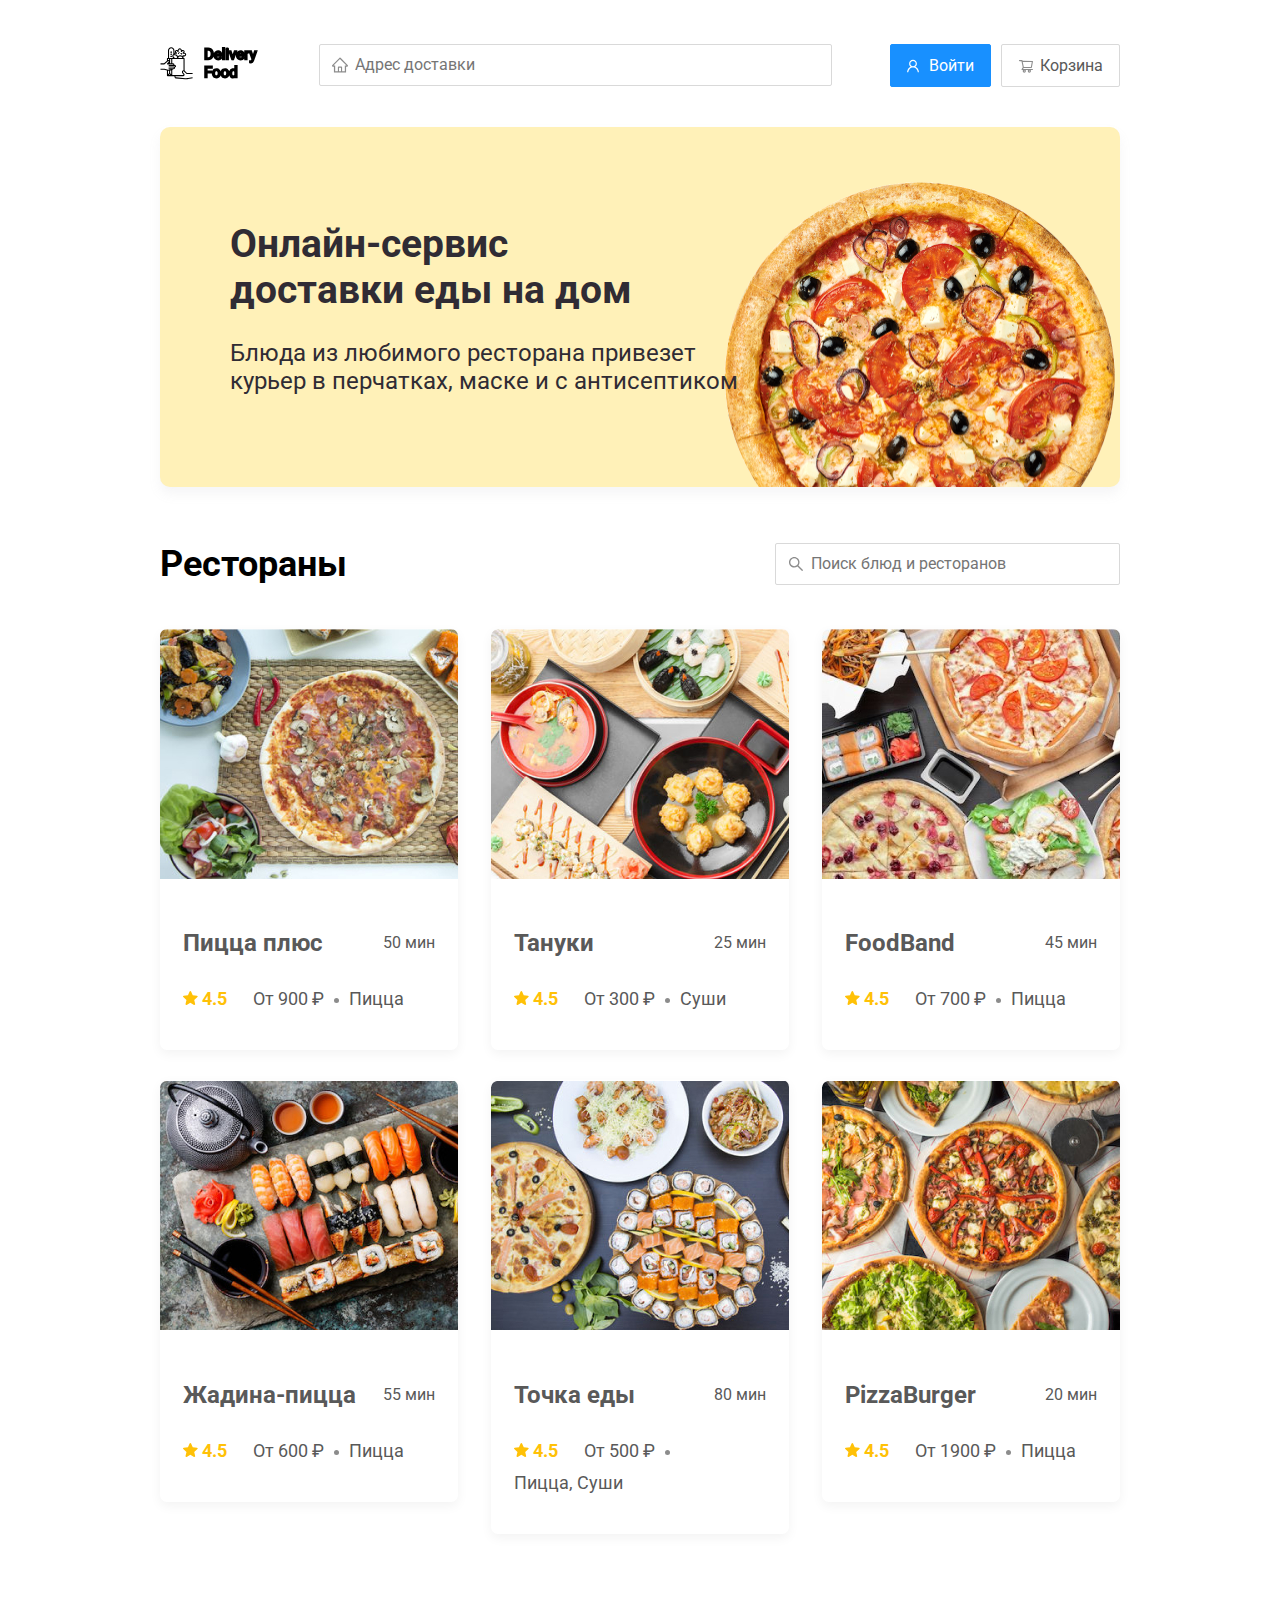
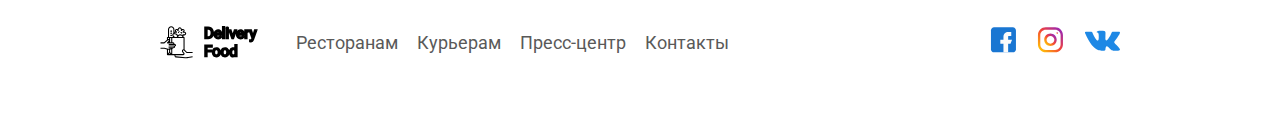
<file: index.html>
<!DOCTYPE html>
<html lang="ru">
<head>
	<meta charset="UTF-8">
	<meta name="viewport" content="width=device-width, initial-scale=1.0">
	<title>Delivery Food - доставка еды на дом</title>
	 <link href="https://fonts.googleapis.com/css2?family=Roboto:wght@700&display=swap" rel="stylesheet">
	<link rel="stylesheet" href="css/normalize.css">
	<link
    rel="stylesheet"
    href="https://cdnjs.cloudflare.com/ajax/libs/animate.css/4.1.1/animate.min.css"
  >
	<link rel="stylesheet" href="css/style.css">

</head>
<body>
	<div class="container">
		<header class="header">
			<a href="index.html" class="logo animate__animated animate__fadeInRight" >
				<img src="img/logo.svg" alt="logo">
			</a>
			<input type="text" class="input address-input" placeholder="Адрес доставки">
			<div class="buttons">
				<button class="button button-primary">
					<img src="img/user.svg" class="button-icon">
					<span class="button-text">Войти</span> </button>
				<button class="button">
					<img src="img/shopping-cart.svg" alt="shopping-cart" class="button-icon"><span class="button-text">Корзина</span> </button>
			</div>
		</header>
		<section class="underheader">
			<h1 class="underheader-title">
				Онлайн-сервиc<br> доставки еды на дом</h1>
			<p class="underheader-text">
				Блюда из любимого ресторана привезет курьер в перчатках, маске и с антисептиком
			</p>
		</section>
		<section class="restaurants">
			<div class="restaurants-head">
				<h2 class="restaurants-head-title">Рестораны</h2>
				<input type="text" class="input restaurants-search" placeholder="Поиск блюд и ресторанов">
			</div>
			<div class="restaurants-cards">
				<a href="restaurant.html" class="rstr-card">
					<img src="img/pizzaplus.jpg" alt="" class="card-image">
					<div class="rstr-card-text">
						<div class="card-heading">
							<h3 class="card-title">Пицца плюс</h3>
							<span class="card-tag">50 мин</span>
						</div>
						<div class="card-info">
							<div class="rating">
								<img src="img/star.svg" alt="rating">
								 4.5</div>
							<div class="price">От 900 ₽</div>
							<div class="category">Пицца </div>
						</div>

					</div>
				</a>
				<a href="restaurant.html" class="rstr-card">
					<img src="img/tanuki.jpg" alt="" class="card-image">
					<div class="rstr-card-text">
						<div class="card-heading">
							<h3 class="card-title">Тануки </h3>
							<span class="card-tag">25 мин</span>
						</div>
						<div class="card-info">
							<div class="rating">
								<img src="img/star.svg" alt="rating">
								 4.5</div>
							<div class="price">От 300 ₽</div>
							<div class="category">Суши </div>
						</div>

					</div>
				</a>
				<a href="restaurant.html" class="rstr-card">
					<img src="img/foodband.jpg" alt="" class="card-image">
					<div class="rstr-card-text">
						<div class="card-heading">
							<h3 class="card-title">FoodBand</h3>
							<span class="card-tag">45 мин</span>
						</div>
						<div class="card-info">
							<div class="rating">
								<img src="img/star.svg" alt="rating">
								 4.5</div>
							<div class="price">От 700 ₽</div>
							<div class="category">Пицца </div>
						</div>

					</div>
				</a>
				<a href="restaurant.html" class="rstr-card">
					<img src="img/zhadinapizza.jpg" alt="" class="card-image">
					<div class="rstr-card-text">
						<div class="card-heading">
							<h3 class="card-title">Жадина-пицца</h3>
							<span class="card-tag">55 мин</span>
						</div>
						<div class="card-info">
							<div class="rating">
								<img src="img/star.svg" alt="rating">
								 4.5</div>
							<div class="price">От 600 ₽</div>
							<div class="category">Пицца </div>
						</div>

					</div>
				</a>
				<a href="restaurant.html" class="rstr-card">
					<img src="img/tochkaedy.jpg" alt="" class="card-image">
					<div class="rstr-card-text">
						<div class="card-heading">
							<h3 class="card-title">Точка еды</h3>
							<span class="card-tag">80 мин</span>
						</div>
						<div class="card-info">
							<div class="rating">
								<img src="img/star.svg" alt="rating">
								 4.5</div>
							<div class="price">От 500 ₽</div>
							<div class="category">Пицца, Суши </div>
						</div>

					</div>
				</a>
				<a href="restaurant.html" class="rstr-card">
					<img src="img/pizzaburger.jpg" alt="" class="card-image">
					<div class="rstr-card-text">
						<div class="card-heading">
							<h3 class="card-title">PizzaBurger</h3>
							<span class="card-tag">20 мин</span>
						</div>
						<div class="card-info">
							<div class="rating">
								<img src="img/star.svg" alt="rating">
								 4.5</div>
							<div class="price">От 1900 ₽</div>
							<div class="category">Пицца </div>
						</div>

					</div>
				</a>
			</div>
		</section>
		<footer class="footer">
			<div class="container">
				<div class="footer-block">
					<img src="img/logo.svg" alt="logo" class="logo footer-logo">
					<nav class="footer-nav">
						<a href="#" class="footer-link">Ресторанам </a>
						<a href="#" class="footer-link">Курьерам</a>
						<a href="#" class="footer-link">Пресс-центр</a>
						<a href="#" class="footer-link">Контакты</a>
					</nav>
					<div class="social">
						<a href="#" class="social-link"><img src="img/facebook.svg" alt="facebook"></a>
						<a href="#" class="social-link"><img src="img/instagram.svg" alt="instagram"></a>
						<a href="#" class="social-link"><img src="img/vkontakte.svg" alt="vk"></a>
					</div>
				</div>
			</div>
		</footer>
	</div>

</body>
</html>
</file>
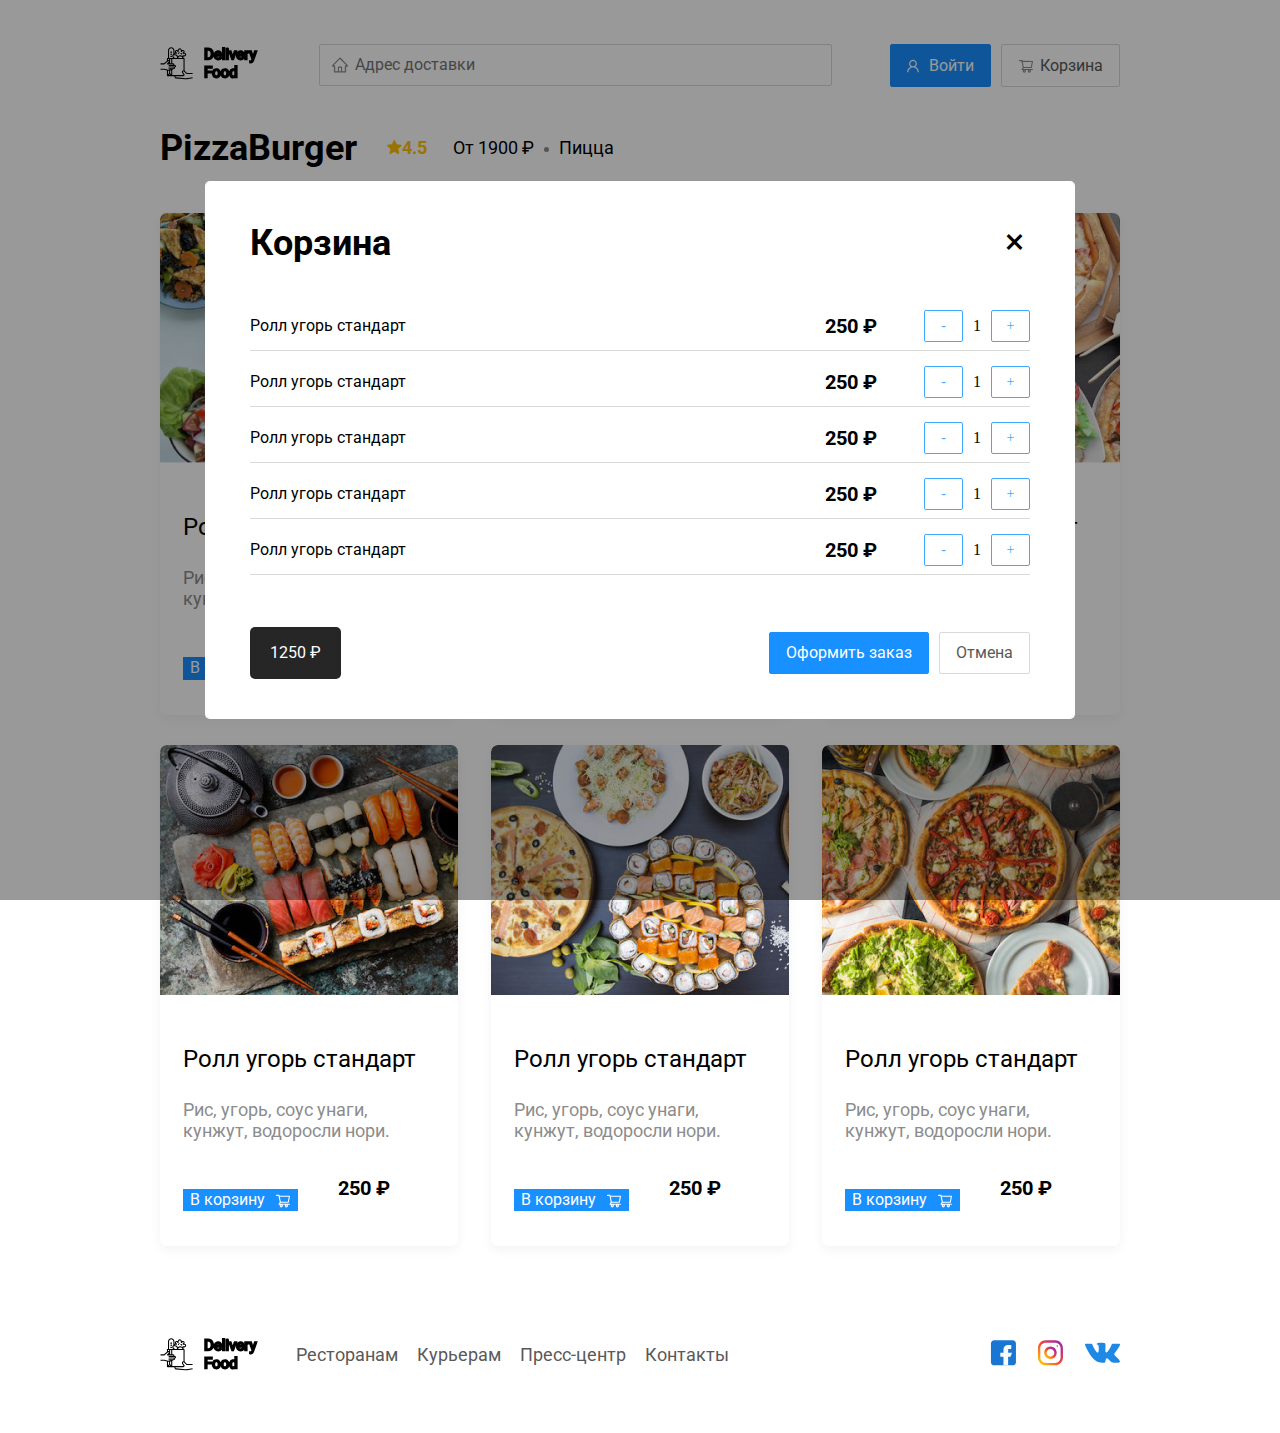
<file: restaurant.html>
<!DOCTYPE html>
<html lang="ru">
<head>
	<meta charset="UTF-8">
	<meta name="viewport" content="width=device-width, initial-scale=1.0">
	<title>PizzaBurger - доставка еды на дом</title>
	 <link href="https://fonts.googleapis.com/css2?family=Roboto:wght@700&display=swap" rel="stylesheet">
	<link rel="stylesheet" href="css/normalize.css">
	<link
    rel="stylesheet"
    href="https://cdnjs.cloudflare.com/ajax/libs/animate.css/4.1.1/animate.min.css"
  />
	<link rel="stylesheet" href="css/style.css">


</head>
<body>
	<div class="container">
		<header class="header">
			<a href="index.html" class="logo animate__animated animate__fadeInRight" >
				<img src="img/logo.svg" alt="logo">
			</a>
			<input type="text" class="input address-input" placeholder="Адрес доставки">
			<div class="buttons">
				<button class="button button-primary">
					<img src="img/user.svg" class="button-icon">
					<span class="button-text">Войти</span> </button>
				<button class="button" id="cart-button">
					<img src="img/shopping-cart.svg" alt="shopping-cart" class="button-icon"><span class="button-text">Корзина</span> </button>
			</div>
		</header>
		<section class="restaurants">
			<div class="restaurants-head">
				<h2 class="restaurants-head-title">PizzaBurger</h2>
				<div class="card-info">
					<div class="rating">
						<img src="img/star.svg" alt="rating">4.5
					</div>
					<div class="price">От 1900 ₽</div>
					<div class="category">Пицца </div>
				</div>
			</div>
			<div class="restaurants-cards">
				<div class="rstr-card">
					<img src="img/pizzaplus.jpg" alt="" class="card-image">
					<div class="rstr-card-text">
						<div class="card-heading">
							<h3 class="card-title card-title-reg">Ролл угорь стандарт</h3>
						</div>
						<div class="card-info">
							<div class="ingredients">Рис, угорь, соус унаги, кунжут, водоросли нори.</div>
							<div class="card-buttons">
								<button class="card-buttons button-primary">
									<span class="button-card-text">В корзину</span>
									<img src="img/shopping-cart-white.svg" alt="shopping-cart" class="button-card-image">
								</button>
								<strong class="card-price-bold">
									250 ₽
								</strong>
							</div>
						</div>
					</div>
				</div>
				<div class="rstr-card">
					<img src="img/tanuki.jpg" alt="" class="card-image">
					<div class="rstr-card-text">
						<div class="card-heading">
							<h3 class="card-title card-title-reg">Ролл угорь стандарт</h3>
						</div>
						<div class="card-info">
							<div class="ingredients">Рис, угорь, соус унаги, кунжут, водоросли нори.</div>
							<div class="card-buttons">
								<button class="card-buttons button-primary">
									<span class="button-card-text">В корзину</span>
									<img src="img/shopping-cart-white.svg" alt="shopping-cart" class="button-card-image">
								</button>
								<strong class="card-price-bold">
									250 ₽
								</strong>
							</div>
						</div>
					</div>
				</div>
				<div class="rstr-card">
					<img src="img/foodband.jpg" alt="" class="card-image">
					<div class="rstr-card-text">
						<div class="card-heading">
							<h3 class="card-title card-title-reg">Ролл угорь стандарт</h3>
						</div>
						<div class="card-info">
							<div class="ingredients">Рис, угорь, соус унаги, кунжут, водоросли нори.</div>
							<div class="card-buttons">
								<button class="card-buttons button-primary">
									<span class="button-card-text">В корзину</span>
									<img src="img/shopping-cart-white.svg" alt="shopping-cart" class="button-card-image">
								</button>
								<strong class="card-price-bold">
									250 ₽
								</strong>
							</div>
						</div>
					</div>
				</div>
				<div class="rstr-card">
					<img src="img/zhadinapizza.jpg" alt="" class="card-image">
					<div class="rstr-card-text">
						<div class="card-heading">
							<h3 class="card-title card-title-reg">Ролл угорь стандарт</h3>
						</div>
						<div class="card-info">
							<div class="ingredients">Рис, угорь, соус унаги, кунжут, водоросли нори.</div>
							<div class="card-buttons">
								<button class="card-buttons button-primary">
									<span class="button-card-text">В корзину</span>
									<img src="img/shopping-cart-white.svg" alt="shopping-cart" class="button-card-image">
								</button>
								<strong class="card-price-bold">
									250 ₽
								</strong>
							</div>
						</div>
					</div>
				</div>
				<div class="rstr-card">
					<img src="img/tochkaedy.jpg" alt="" class="card-image">
					<div class="rstr-card-text">
						<div class="card-heading">
							<h3 class="card-title card-title-reg">Ролл угорь стандарт</h3>
						</div>
						<div class="card-info">
							<div class="ingredients">Рис, угорь, соус унаги, кунжут, водоросли нори.</div>
							<div class="card-buttons">
								<button class="card-buttons button-primary">
									<span class="button-card-text">В корзину</span>
									<img src="img/shopping-cart-white.svg" alt="shopping-cart" class="button-card-image">
								</button>
								<strong class="card-price-bold">
									250 ₽
								</strong>
							</div>
						</div>
					</div>
				</div>
				<div class="rstr-card">
					<img src="img/pizzaburger.jpg" alt="" class="card-image">
					<div class="rstr-card-text">
						<div class="card-heading">
							<h3 class="card-title card-title-reg">Ролл угорь стандарт</h3>
						</div>
						<div class="card-info">
							<div class="ingredients">Рис, угорь, соус унаги, кунжут, водоросли нори.</div>
							<div class="card-buttons">
								<button class="card-buttons button-primary">
									<span class="button-card-text">В корзину</span>
									<img src="img/shopping-cart-white.svg" alt="shopping-cart" class="button-card-image">
								</button>
								<strong class="card-price-bold">
									250 ₽
								</strong>
							</div>
						</div>
					</div>
				</div>
			</div>
		</section>
		<footer class="footer">
			<div class="container">
				<div class="footer-block">
					<img src="img/logo.svg" alt="logo" class="logo footer-logo">
					<nav class="footer-nav">
						<a href="#" class="footer-link">Ресторанам </a>
						<a href="#" class="footer-link">Курьерам</a>
						<a href="#" class="footer-link">Пресс-центр</a>
						<a href="#" class="footer-link">Контакты</a>
					</nav>
					<div class="social">
						<a href="#" class="social-link"><img src="img/facebook.svg" alt="facebook"></a>
						<a href="#" class="social-link"><img src="img/instagram.svg" alt="instagram"></a>
						<a href="#" class="social-link"><img src="img/vkontakte.svg" alt="vk"></a>
					</div>
				</div>
			</div>
		</footer>
		<div class="modal is-open">
			<div class="modal-dialog">
				<div class="modal-header">
					<h3 class="modal-title">
						Корзина
					</h3>
					<button class="close">&times;</button>
				</div>
				<div class="modal-body">
					<div class="food-row">
						<span class="food-name">Ролл угорь стандарт</span>
						<strong class="food-price">250 ₽</strong>
						<div class="food-counter">
							<button class="counter-button">-</button>
							<span class="counter">1</span>
							<button class="counter-button">+</button>
						</div>
					</div>
					<div class="food-row">
						<span class="food-name">Ролл угорь стандарт</span>
						<strong class="food-price">250 ₽</strong>
						<div class="food-counter">
							<button class="counter-button">-</button>
							<span class="counter">1</span>
							<button class="counter-button">+</button>
						</div>
					</div>
					<div class="food-row">
						<span class="food-name">Ролл угорь стандарт</span>
						<strong class="food-price">250 ₽</strong>
						<div class="food-counter">
							<button class="counter-button">-</button>
							<span class="counter">1</span>
							<button class="counter-button">+</button>
						</div>
					</div>
					<div class="food-row">
						<span class="food-name">Ролл угорь стандарт</span>
						<strong class="food-price">250 ₽</strong>
						<div class="food-counter">
							<button class="counter-button">-</button>
							<span class="counter">1</span>
							<button class="counter-button">+</button>
						</div>
					</div>
					<div class="food-row">
						<span class="food-name">Ролл угорь стандарт</span>
						<strong class="food-price">250 ₽</strong>
						<div class="food-counter">
							<button class="counter-button">-</button>
							<span class="counter">1</span>
							<button class="counter-button">+</button>
						</div>
					</div>
				</div>
				<div class="modal-footer">
					<span class="modal-pricetag">1250 ₽</span>
					<div class="footer-buttons">
						<button class="button button-primary">Оформить заказ</button>
						<button class="button">Отмена</button>
					</div>
				</div>
			</div>
		</div>
	</div>
	<script type="text/javascript" src="js/main.js"></script>

</body>
</html>
</file>
<file: css/style.css>
`*{
	box-sizing : border-box;

	margin     : 0;
	padding    : 0;
}

body {
	padding-top : 44px;
	font-family : 'Roboto', sans-serif;
}

a:active, /* активная/посещенная ссылка */
a:hover,  /* при наведении */
a{
	color           : #595959;
	text-decoration : none;
}

.container {
	/*border: 1px solid red;*/
	max-width : 1200px;
	margin    : auto;
}

.main {
	background : linear-gradient(180deg, rgba(245, 245, 245, 0) 1.04%, #F5F5F5 100%);
}

.header {
	display         : flex;

	margin-bottom   : 40px;

	align-items     : center;
	justify-content : space-between;
}

.input {
	padding             : 8px;
	padding-left        : 35px;

	background          : #FFFFFF;
	background-position : left 11px center;
	background-repeat   : no-repeat;
	font-size           : 16px;
	line-height         : 24px;
	border              : 1px solid #D9D9D9;
	border-radius       : 2px;
}

.address-input {
	background-image : url("../img/home.svg");
	flex             : 0.8;
}

.restaurants-search {
	width            : 300px;
	margin-left      : auto;

	background-image : url("../img/search.svg");
}

.buttons {
	display     : flex;
	align-items : center;
}

.button {
	padding       : 8px 16px;

	background    : #FFFFFF;
	font-size     : 16px;
	color         : #595959;
	line-height   : 24px;
	border        : 1px solid #D9D9D9;
	border-radius : 2px;
	box-shadow    : 0px 0px 2px rgba(0, 0, 0, 0.0015);
}

.button-primary {
	margin-right : 10px;

	background   : #1890FF;
	color        : #fff;
	border       : 1px solid #1890FF;
}

.button-card-text {
	margin-right : 10px;
}

.button-icon {
	vertical-align : middle;
	margin-right   : 6px;
}

.button-text {
	vertical-align : middle;
}

.underheader {
	margin-bottom : 56px;
	padding       : 68px 70px;

	background    : #FFF1B8 url("../img/underheader-img.png") no-repeat top 50px right -100px /800px;
	border-radius : 10px;
	box-shadow    : 0px 7px 12px rgba(158, 158, 163, 0.1);
}

.underheader-title {
	font-family    : Roboto;
	font-size      : 39px;
	font-style     : normal;
	font-weight    : 700;
	color          : #302C34;
	letter-spacing : 0em;
	line-height    : 46px;
	text-align     : left;
}

.underheader-text {
	max-width   : 538px;

	font-family : Roboto;
	font-size   : 24px;
	font-style  : normal;
	font-weight : normal;
	color       : #302C34;
	line-height : 28px;
}

.restaurants-head {
	display       : flex;

	margin-bottom : 44px;

	/*justify-content : space-between;*/
	align-items   : center;
}

.restaurants-head-title {
	margin       : 0;
	margin-right : 30px;

	font-family  : Roboto;
	font-size    : 36px;
	font-style   : normal;
	font-weight  : bold;
	line-height  : 42px;
}

.rstr-card {
	overflow        : hidden;
	margin-bottom   : 30px;

	background      : #FFFFFF;
	text-decoration : none;
	border-radius   : 7px;
	box-shadow      : 0px 4px 12px rgba(0, 0, 0, 0.05);

	flex-basis      : 31%;
}

.restaurants-cards {
	display         : flex;

	flex-wrap       : wrap;
	align-items     : flex-start;
	justify-content : space-between;
}

.card-image {
	height     : 250px;
	width      : 384px;

	object-fit : cover;
}

.rstr-card-text {
	padding : 20px 23px 35px;
}

.card-heading {
	display         : flex;

	justify-content : space-between;
	align-items     : center;
}

.card-title {
	font-family : Roboto;
	font-size   : 24px;
	font-style  : normal;
	font-weight : bold;
	line-height : 32px;
}

.card-title-reg {
	font-weight : 400;}
}

.card-tag {
	padding       : 1px 8px;

	background    : #262626;
	font-family   : SF Pro Display;
	font-size     : 12px;
	font-style    : normal;
	font-weight   : normal;
	color         : #FFFFFF;
	line-height   : 20px;
	border-radius : 2px;
}

.card-info {
	display     : flex;

	/*justify-content: space-between;*/
	align-items : center;
	flex-wrap   : wrap;
	
}

.card-buttons {
	display     : flex;

	margin-top  : 24px;

	align-items : center;
}

.card-price-bold {
	margin-left : 30px;

	font-family : Roboto;
	font-size   : 20px;
	font-style  : normal;
	font-weight : bold;
	color       : #000000;
	line-height : 32px;
}

.rating {
	margin-right : 26px;

	font-family  : Roboto;
	font-size    : 18px;
	font-style   : normal;
	font-weight  : bold;
	color        : #FFC107;
	line-height  : 32px;
}

.price, .category {
	font-family : Roboto;
	font-size   : 18px;
	font-style  : normal;
	font-weight : normal;
	line-height : 32px;
}

.ingredients {
	font-family : Roboto;
	font-size   : 18px;
	font-style  : normal;
	font-weight : normal;
	color       : #8C8C8C;
	line-height : 21px;
}

.price {
	margin-right : 10px;
}

.price:after {
	content        : " ";

	display        : inline-block;
	vertical-align : middle;

	height         : 5px;
	width          : 5px;
	margin-left    : 10px;

	background     : #8C8C8C;
	border-radius  : 50%;
}

footer {
	padding : 60px 0;
}

.footer-block {
	display         : flex;

	justify-content : space-between;
	align-items     : center;
}

.footer-link {
	display         : inline-block;

	font-family     : Roboto;
	font-size       : 18px;
	font-style      : normal;
	font-weight     : normal;
	color           : #595959;
	line-height     : 21px;
	text-decoration : none;
}

.footer-link:not(:last-child) {
	margin-right : 15px;
}

.footer-nav {
	margin-right : auto;
	margin-left  : 35px;
}

.social {
	display     : flex;
	align-items : center;
}

.social-link:not(:last-child) {
	margin-right : 21px;
}

.modal {
	position    : fixed;
	display     : none;
	top         : 0;
	left        : 0;

	height      : 100%;
	width       : 100%;

	background  : rgba(0, 0, 0, 0.4);
	font-family : Roboto;
	font-style  : normal;
	color       : #000000;
	line-height : 32px;
}

.is-open {
	display : flex;
}

.modal-dialog {
	width         : 95%;
	max-width     : 780px;
	margin        : auto;
	padding       : 40px 45px;

	background    : #FFFFFF;
	border-radius : 5px;
}

.modal-header {
	display         : flex;

	margin-bottom   : 45px;

	align-items     : center;
	justify-content : space-between;
}

.modal-title {
	margin      : 0;

	font-family : Roboto;
	font-size   : 36px;
	font-style  : normal;
	font-weight : bold;
	line-height : 42px;
}

.close {
	background-color : transparent;
	font-size        : 36px;
	border           : none;
}

.modal-body {
	margin-bottom : 52px;
}

.food-row {
	display         : flex;

	margin-bottom   : 15px;
	padding-bottom  : 8px;

	border-bottom   : 1px solid #D9D9D9;

	align-items     : flex-start;
	justify-content : space-between;
}

.food_name {
	font-size   : 18px;
	font-weight : normal;

	
}

.food-price {
	margin-right : 47px;
	margin-left  : auto;

	font-size    : 20px;
	font-weight  : bold;

	
}

.food-counter {
	display     : flex;
	align-items : center;
}

.counter-button {
	display         : flex;
	box-sizing      : border-box;

	height          : 32px;
	width           : 39px;

	background      : #FFFFFF;
	font-family     : SF Pro Display;
	font-size       : 14px;
	font-style      : normal;
	font-weight     : normal;
	color           : #40A9FF;
	line-height     : 22px;
/* Daybreak Blue / blue-5 */
	border          : 1px solid #40A9FF;
	border-radius   : 2px;

	align-items     : center;
	justify-content : center;
}

.counter {
	margin-right : 10px;
	margin-left  : 10px;

	font-family  : SF Pro Display;
	font-size    : 16px;
	font-style   : normal;
	font-weight  : normal;
	color        : #000000;
	line-height  : 24px;
}

.modal-footer {
	display         : flex;

	justify-content : space-between;
	align-items     : center;
}

.modal-pricetag {
	padding       : 10px 20px;

	background    : #262626;
	color         : #fff;
	border-radius : 5px;
}

.footer-buttons {
	display     : flex;
	align-items : center;
}

@media screen and (max-width: 1366px) {
	.container {
		max-width : 960px;
	}
	.underheader {
		background-size : 600px;
	}
}

@media screen and (max-width: 992px) {
	.container {
		max-width : 750px;
	}

	.underheader {
		padding             : 50px;

		background-position : center right -200px;
		background-size     : 500px;
	}

	.underheader-text {
		max-width : 400px;
		font-size : 16px;
	}

	.rstr-card {
		flex-basis : 49%;
	}

	.footer-link {
		font-size : 16px;
	}
}

@media screen and (max-width: 768px) {
	.container {
		max-width : 560px;
	}

	.card-info {
		flex-wrap : wrap;
	}

	.card-info .rating {
		flex-basis : 100%;
	}

	.card-title {
		font-size : 18px;
	}

	.underheader-title {
		font-size   : 24px;
		line-height : 1.4;
	}

	.underheader-text {
		margin-top : 0;
	}
}

@media screen and (max-width: 578px) {
	.container {
		width : 90%;
	}

	.header {
		flex-wrap : wrap;
	}

	header .input {
		margin-top : 15px;

		order      : 5;
		flex       : 1;
	}

	.underheader {
		background-image : none;
	}

	.underheader-title {
		margin-bottom : 10px;
		/*font-size: 24px;
		line-height: 1.4;*/
	}

	.restaurants-head-title {
		font-size : 20px;
	}

	.rstr-card {
		flex-basis : 100%;
	}

	.card-image {
		width : 100%;
	}

	.footer-nav {
		margin-right : 0;
		margin-left  : 0;

		order        : 0;
	}

	.footer-logo {
		margin-right : 15px;
		order        : 1;
	}

	.footer-block {
		align-items : flex-start;
	}

	.social {
		order : 2;
	}

	.footer {
		padding : 30px 0;
	}
}

@media screen and (max-width: 480px) {
	.footer-logo {
		margin-bottom : 20px;
		order         : 0;
	}

	.footer-block {
		flex-wrap      : wrap;
		flex-direction : column;
		align-items    : center;
	}

	.footer-nav {
		margin-bottom : 20px;
		text-align    : center;
	}

	.footer-link:not (:last-child) {
		margin-right : 0;
	}

	.restaurants-head {
		flex-wrap : wrap;
	}

	.underheader {
		padding : 20px;
	}

	.button-text {
		display : none;
	}

	.button {
		min-height : 40px;
	}

	.button-icon {
		margin-right : 0;
	}
}
</file>
